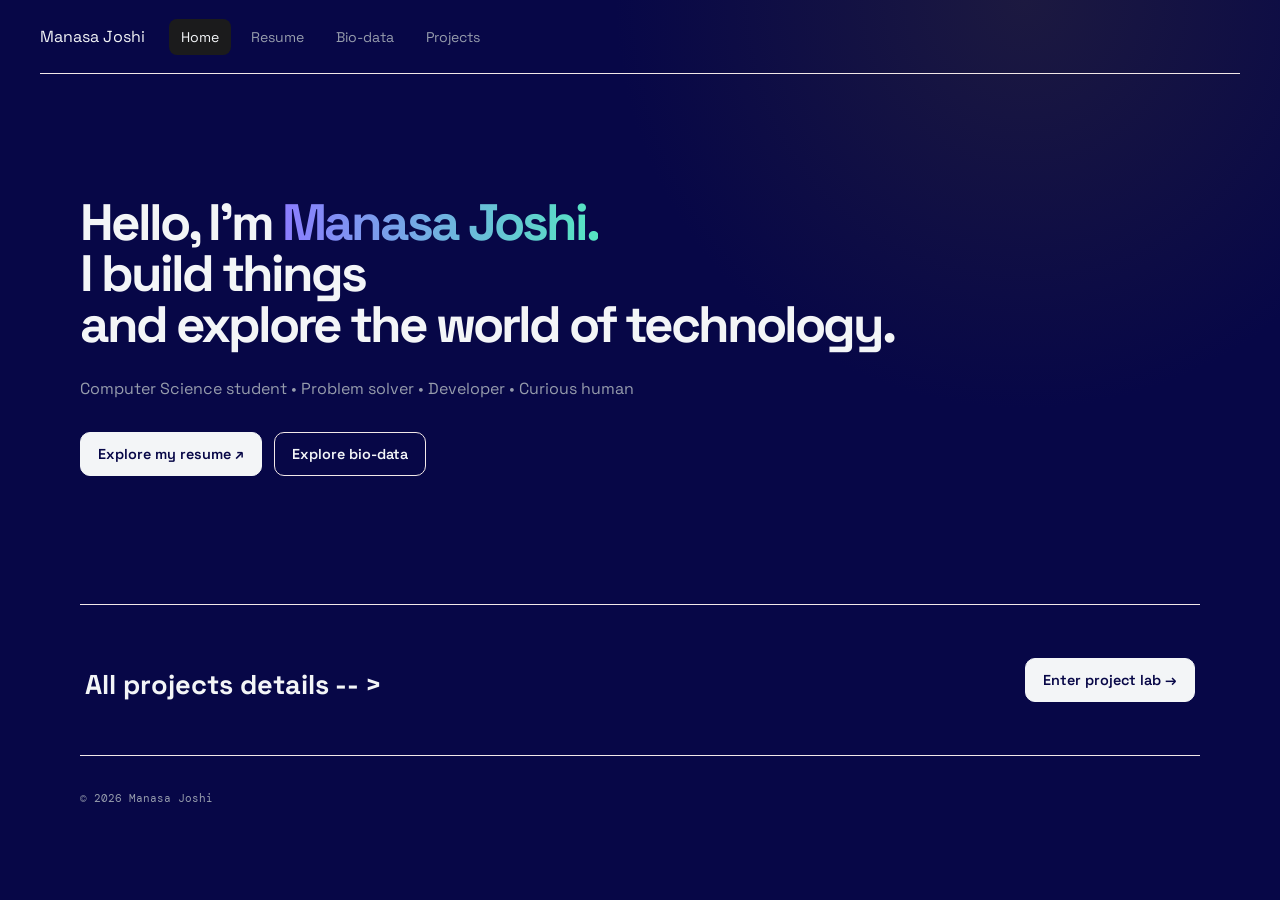
<file: index.html>
<!DOCTYPE html>
<html lang="en">

<head>
    <meta charset="UTF-8">
    <meta name="viewport" content="width=device-width, initial-scale=1.0">

    <title> Manasa Joshi</title>

    <link rel="stylesheet" href="css/style.css">

    <!-- jQuery -->
    <script src="https://code.jquery.com/jquery-3.7.1.min.js"></script>
</head>

<body>

    <!-- Navigation Bar -->
    <header class="nav">

        <a class="logo" href="index.html">
            <span></span> Manasa Joshi
        </a>

        <nav>
            <a class="active" href="index.html">Home</a>
            <a href="resume.html">Resume</a>
            <a href="biodata.html">Bio-data</a>
            <a href="projects.html">Projects</a>
        </nav>

    </header>


    <main>

        <!-- HERO SECTION -->
        <section class="hero container">

            <div class="hero-copy">

                <h1>
                    Hello, I'm
                    <span class="gradient-text">Manasa Joshi.</span>
                    <br>
                    I build things
                    <br>
                    <span >
                        and explore the world of technology.
                    </span>
                </h1>

                <p class="hero-sub">
                    Computer Science student • Problem solver • Developer • Curious human
                </p>

                <div class="hero-actions">

                    <a class="btn primary" href="resume.html">
                        Explore my resume ↗
                    </a>

                    <a class="btn ghost" href="biodata.html">
                        Explore bio-data
                    </a>

                </div>

            </div>

        </section>
        </section>


        <!-- DIVIDER -->
        <div class="section-divider container"></div>


        <!-- PROJECT CTA -->
        <section class="cta container">

            <div>

                <h2>
                    All projects details -- >
                </h2>

            </div>

            <a class="btn primary" href="projects.html">
                Enter project lab →
            </a>

        </section>
        <div class="section-divider container"></div>
    </main>

    <!-- FOOTER -->
    <footer>
        <span>© 2026 Manasa Joshi</span>
    </footer>
    <script src="js/script.js"></script>

</body>

</html>
</file>
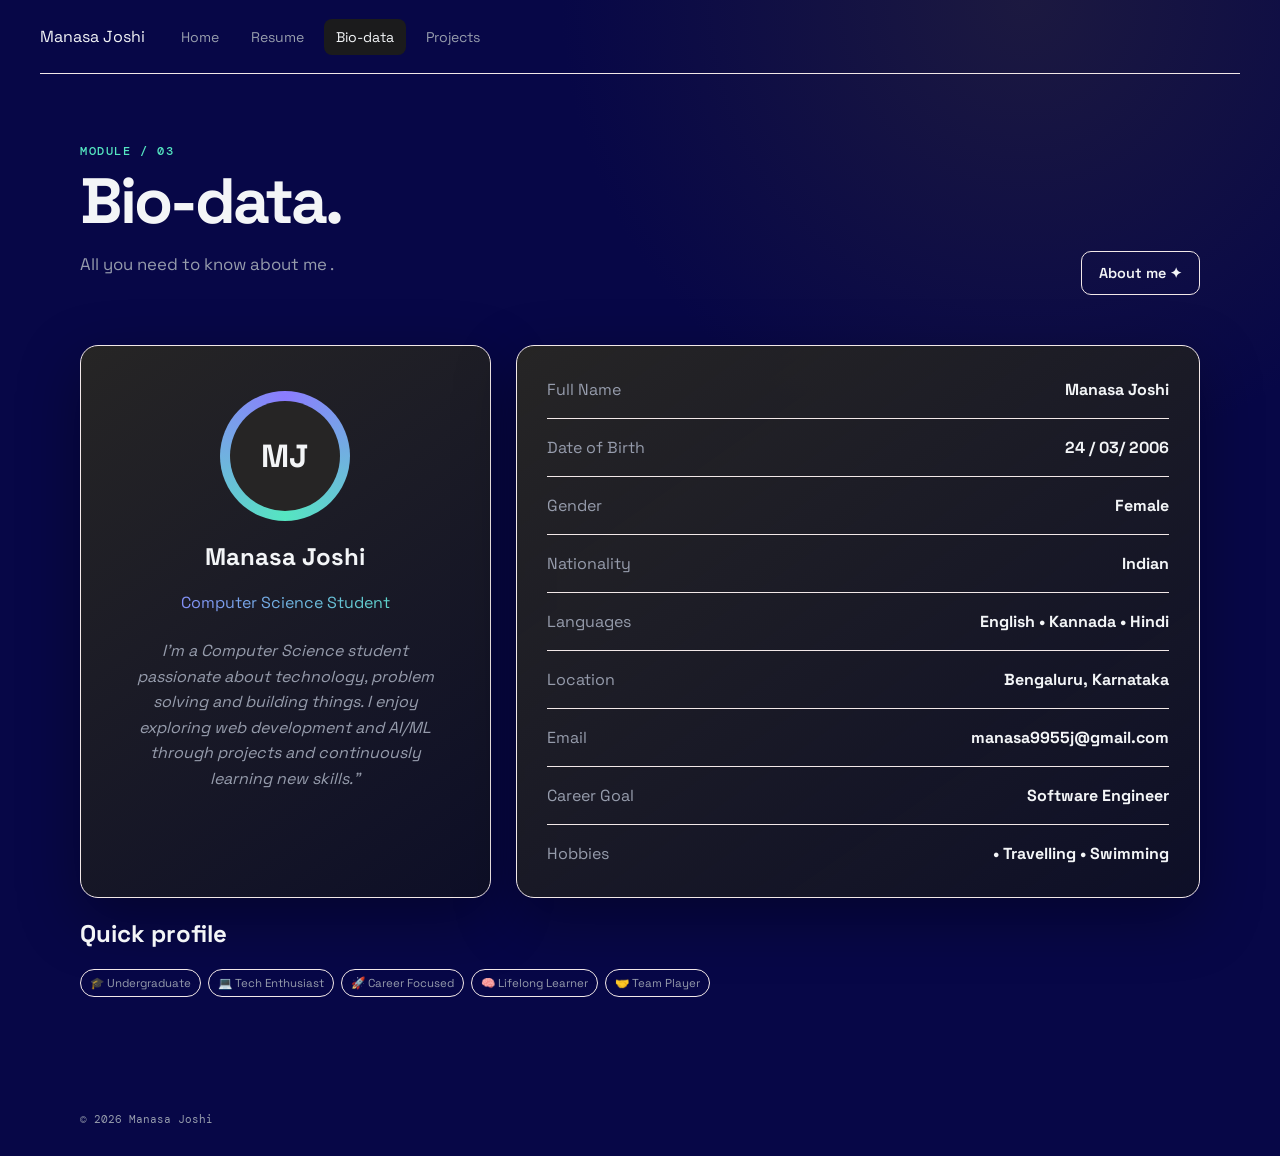
<file: biodata.html>
<!DOCTYPE html>
<html lang="en">

<head>
    <meta charset="UTF-8">
    <meta name="viewport" content="width=device-width, initial-scale=1.0">
    <title>Manasa Joshi | Bio-data</title>
    <link rel="stylesheet" href="css/style.css">
    <script src="https://code.jquery.com/jquery-3.7.1.min.js"></script>
</head>

<body>
    <header class="nav">
        <a class="logo" href="index.html">Manasa Joshi</a>
        
        <nav>
            <a href="index.html">Home</a><a href="resume.html">Resume</a><a class="active"
                href="biodata.html">Bio-data</a><a href="projects.html">Projects</a>
        </nav>
    </header>

    <main class="container page">
        <div class="page-head">
            <div>
                <div class="eyebrow">MODULE / 03</div>
                <h1>Bio-data<span class="dot">.</span></h1>
                <p>All you need to know about me .</p>
            </div>
            <button id="revealBtn" class="btn ghost">About me  ✦</button>
        </div>

        <div class="bio-grid">
            <section class="identity-card">
                <div class="profile-ring">
                    <div class="avatar large">MJ</div>
                </div>
                <h2>Manasa Joshi</h2>
                <p class="gradient-text">Computer Science Student</p>
                <div class="quote" id="quote">I’m a Computer Science student passionate about technology, problem solving and building things. I enjoy exploring web development and AI/ML through projects and continuously learning new skills.”</div>
               
            </section>

            <section class="data-card">
                <div class="data-row"><span>Full Name</span><b>Manasa Joshi</b></div>
                <div class="data-row"><span>Date of Birth</span><b>24 / 03/ 2006</b></div>
                <div class="data-row"><span>Gender</span><b>Female</b></div>
                <div class="data-row"><span>Nationality</span><b>Indian</b></div>
                <div class="data-row"><span>Languages</span><b>English • Kannada • Hindi</b></div>
                <div class="data-row"><span>Location</span><b>Bengaluru, Karnataka</b></div>
                <div class="data-row"><span>Email</span><b>manasa9955j@gmail.com</b></div>
                <div class="data-row"><span>Career Goal</span><b>Software Engineer</b></div>
                <div class="data-row"><span>Hobbies</span><b>• Travelling • Swimming</b></div>
            </section>
        </div>

        <section id="personality" class="personality hidden">
            <h2>Human side unlocked ✨</h2>
            <div class="feature-grid">
                <div class="feature">
                    <h3>Curious</h3>
                    <p>Love Learning new things and exploring possibilities.</p>
                </div>
                <div class="feature">
                    <h3>Developer</h3>
                    <p>Learning through building new projects is my forte.</p>
                </div>
                <div class="feature">
                    <h3>Team player</h3>
                    <p>Easily mingle with others and collaborate effectively.</p>
                </div>
            </div>
        </section>

        <section class="section">
            <div class="section-title">
                <h2>Quick profile</h2>
            </div>
            <div class="chips"><span>🎓 Undergraduate</span><span>💻 Tech Enthusiast</span><span>🚀 Career
                    Focused</span><span>🧠 Lifelong Learner</span><span>🤝 Team Player</span></div>
        </section>
    </main>
    <footer><span>© 2026 Manasa Joshi</span></footer>
    <script src="js/script.js"></script>
   
</body>

</html>
</file>
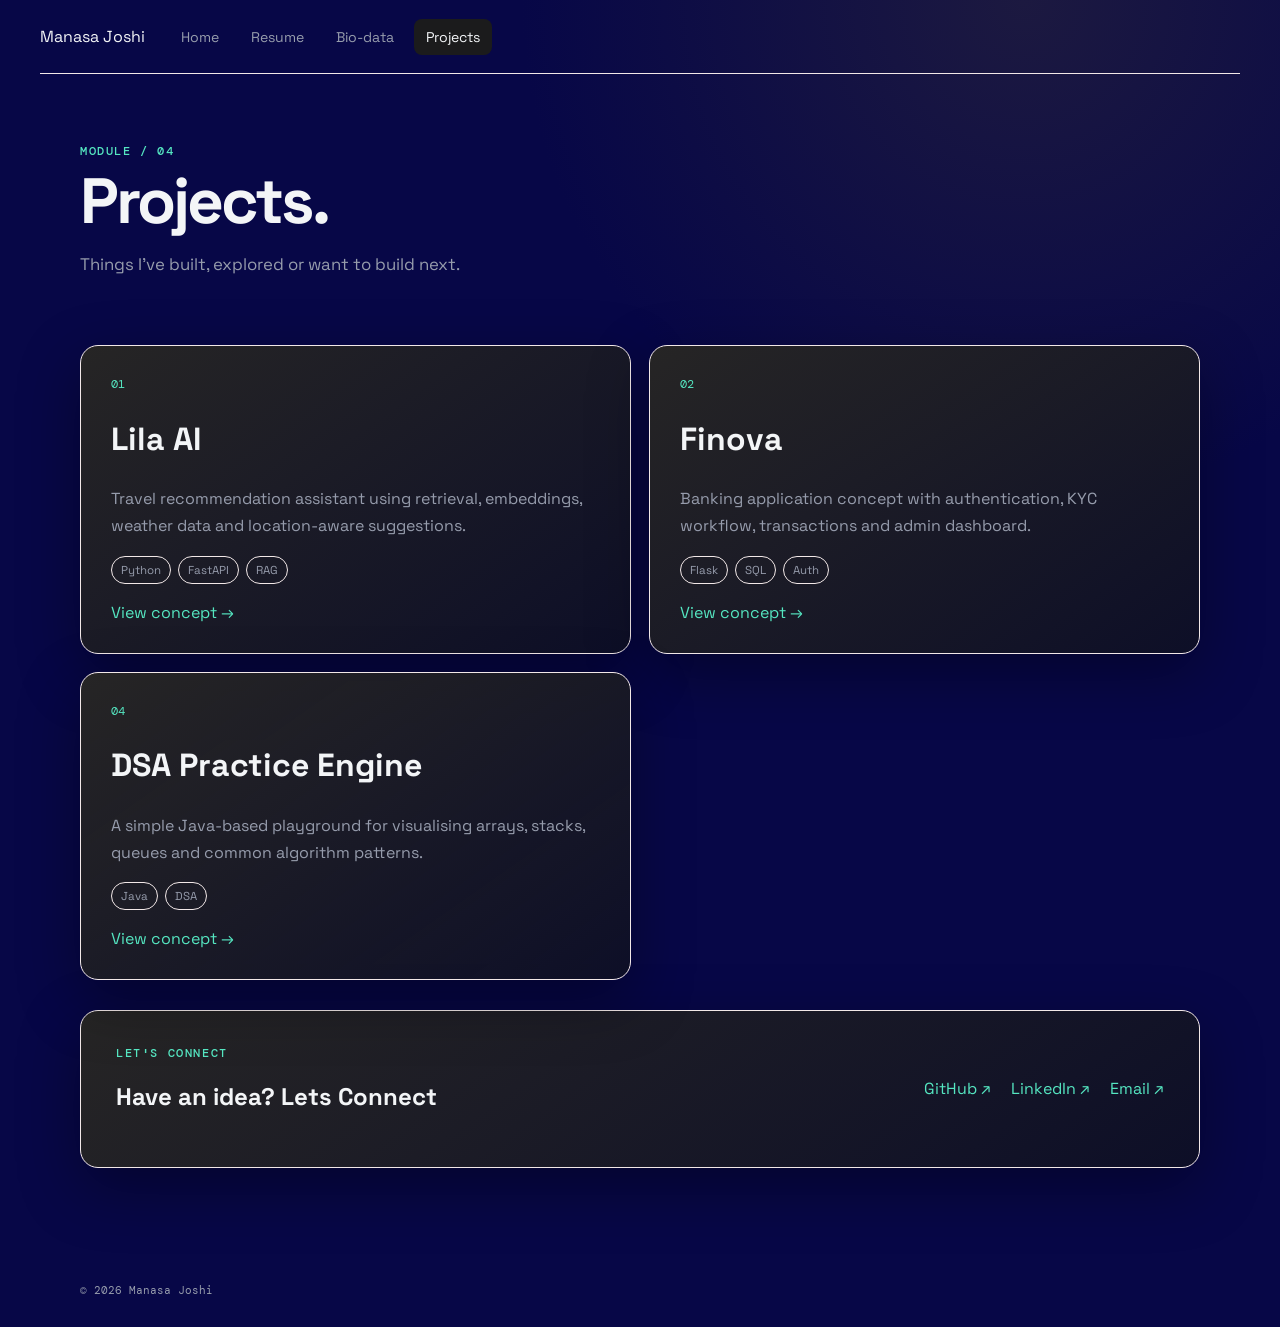
<file: projects.html>
<!DOCTYPE html>
<html lang="en">

<head>
  <meta charset="UTF-8">
  <meta name="viewport" content="width=device-width, initial-scale=1.0">
  <title>Manasa Joshi | Project</title>
  <link rel="stylesheet" href="css/style.css">
  <script src="https://code.jquery.com/jquery-3.7.1.min.js"></script>
</head>

<body>
  <header class="nav">
    <a class="logo" href="index.html">Manasa Joshi</a>
    
    <nav>
      <a href="index.html">Home</a><a href="resume.html">Resume</a><a href="biodata.html">Bio-data</a><a class="active"
        href="projects.html">Projects</a>
    </nav>
  </header>

  <main class="container page">
    <div class="page-head">
      <div>
        <div class="eyebrow">MODULE / 04</div>
        <h1>Projects<span class="dot">.</span></h1>
        <p>Things I've built, explored or want to build next.</p>
      </div>
    </div>
    
    <div class="project-grid">
      <article class="project-card" data-category="ai">
        <div class="project-number">01</div>
        <h2>Lila AI</h2>
        <p>Travel recommendation assistant using retrieval, embeddings, weather data and location-aware suggestions.</p>
        <div class="chips"><span>Python</span><span>FastAPI</span><span>RAG</span></div><a href="#"
          class="project-link">View concept →</a>
      </article>
      <article class="project-card" data-category="web">
        <div class="project-number">02</div>
        <h2>Finova</h2>
        <p>Banking application concept with authentication, KYC workflow, transactions and admin dashboard.</p>
        <div class="chips"><span>Flask</span><span>SQL</span><span>Auth</span></div><a href="#"
          class="project-link">View concept →</a>
      </article>
      
      <article class="project-card" data-category="java">
        <div class="project-number">04</div>
        <h2>DSA Practice Engine</h2>
        <p>A simple Java-based playground for visualising arrays, stacks, queues and common algorithm patterns.</p>
        <div class="chips"><span>Java</span><span>DSA</span></div><a href="#" class="project-link">View concept →</a>
      </article>
    </div>

    <section class="contact-panel">
      <div>
        <div class="eyebrow">LET'S CONNECT</div>
        <h2>Have an idea?  Lets Connect</h2>
        
      </div>
      <div class="socials"><a href="#">GitHub ↗</a><a href="#">LinkedIn ↗</a><a href="mailto:yourmail@example.com">Email
          ↗</a></div>
    </section>
  </main>
  <footer><span>© 2026 Manasa Joshi</span></footer>
  <script src="js/script.js"></script>
  <script>
    $(".filter").on("click", function () {
      $(".filter").removeClass("active"); $(this).addClass("active");
      const f = $(this).data("filter");
      $(".project-card").each(function () { const show = f === "all" || $(this).data("category") === f; $(this).stop(true, true)[show ? "fadeIn" : "fadeOut"](220); });
    });
  </script>
</body>

</html>
</file>
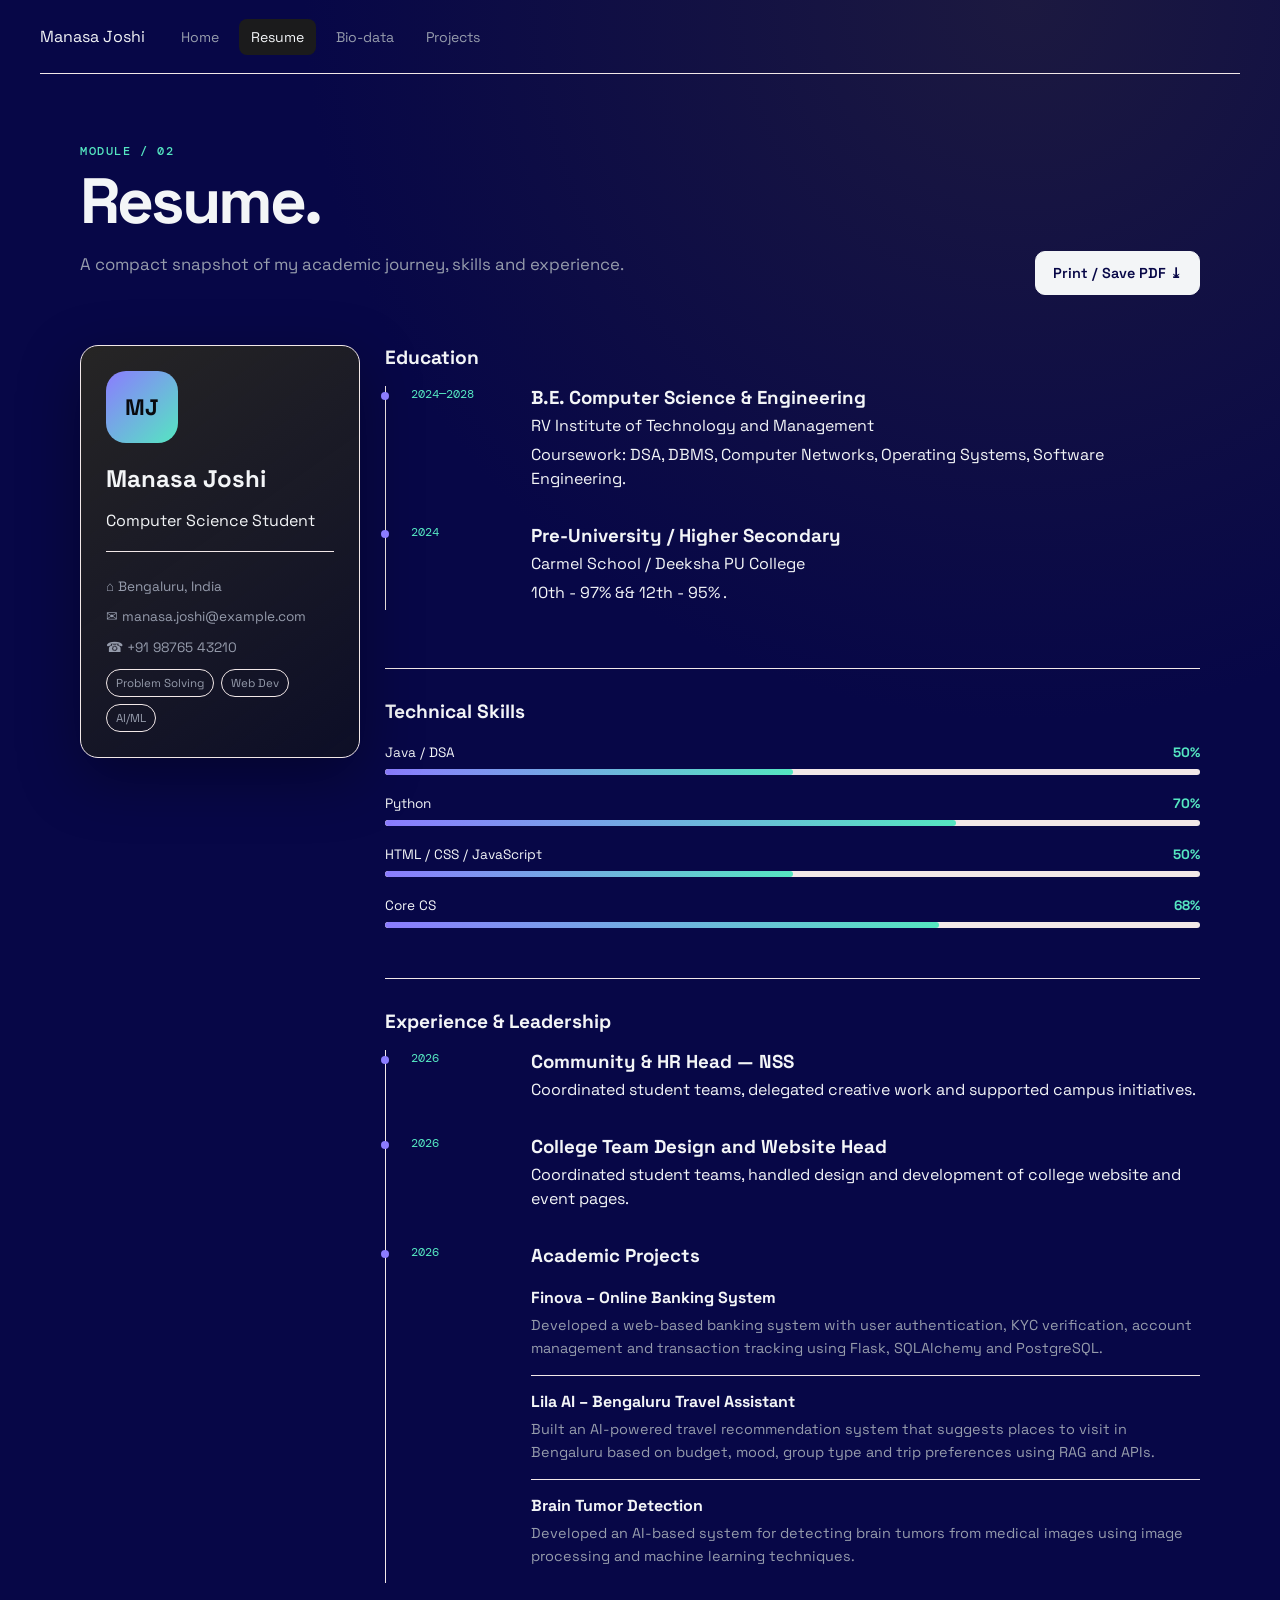
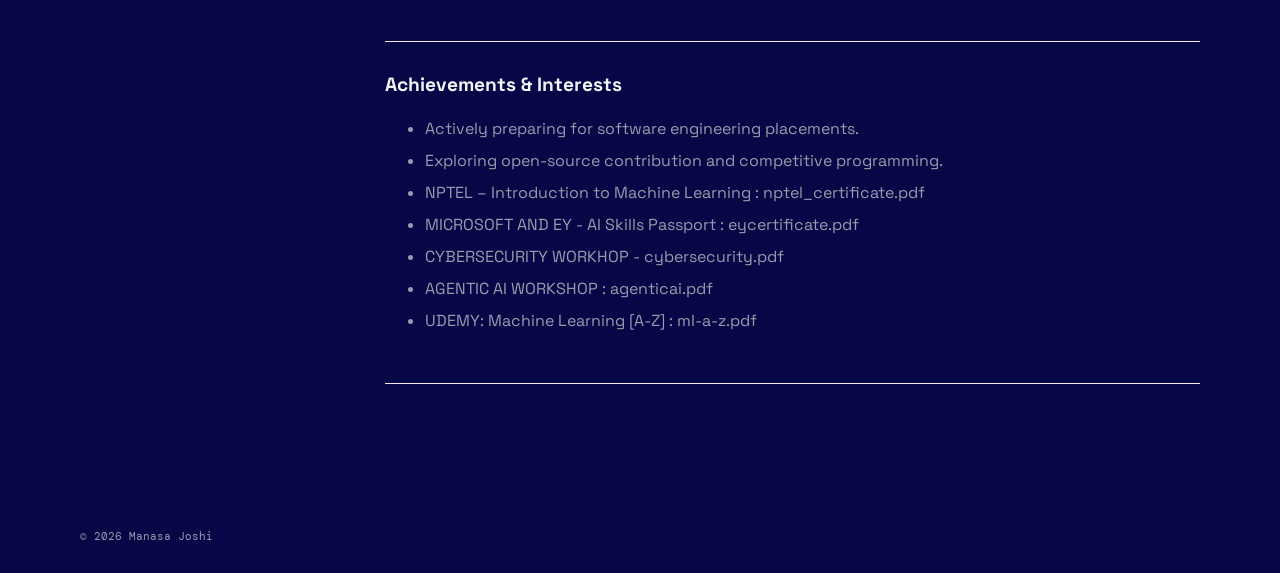
<file: resume.html>
<!DOCTYPE html>
<html lang="en">

<head>
    <meta charset="UTF-8">
    <meta name="viewport" content="width=device-width, initial-scale=1.0">
    <title>Manasa Joshi | Resume</title>
    <link rel="stylesheet" href="css/style.css">
    <script src="https://code.jquery.com/jquery-3.7.1.min.js"></script>
</head>

<body>
    <header class="nav">
        <a class="logo" href="index.html"> Manasa Joshi</a>
        
        <nav>
            <a href="index.html">Home</a><a class="active" href="resume.html">Resume</a><a
                href="biodata.html">Bio-data</a><a href="projects.html">Projects</a>
        </nav>
    </header>

    <main class="container page">
        <div class="page-head">
            <div>
                <div class="eyebrow">MODULE / 02</div>
                <h1>Resume<span class="dot">.</span></h1>
                <p>A compact snapshot of my academic journey, skills and experience.</p>
            </div><button id="printResume" class="btn primary">Print / Save PDF ⤓</button>
        </div>

        <div class="resume-layout">
            <aside class="side-card">
                <div class="avatar">MJ</div>
                <h2>Manasa Joshi</h2>
                <p class="muted">Computer Science Student</p>
                <div class="mini-contact">
                    <p>⌂ Bengaluru, India</p>
                    <p>✉ manasa.joshi@example.com</p>
                    <p>☎ +91 98765 43210</p>
                </div>
                <div class="tag-row"><span>Problem Solving</span><span>Web Dev</span><span>AI/ML</span></div>
            </aside>

            <section class="resume-main">
                <div class="resume-block">
                    <h2>Education</h2>
                    <div class="timeline">
                        <div class="timeline-item"><span class="year">2024—2028</span>
                            <div>
                                <h3>B.E. Computer Science & Engineering</h3>
                                <p>RV Institute of Technology and Management</p>
                                <p class="muted">Coursework: DSA, DBMS, Computer Networks, Operating Systems, Software
                                    Engineering.</p>
                            </div>
                        </div>
                        <div class="timeline-item"><span class="year">2024</span>
                            <div>
                                <h3>Pre-University / Higher Secondary</h3>
                                <p>Carmel School / Deeksha PU College</p>
                                <p class="muted">10th - 97% && 12th - 95% .</p>
                            </div>
                        </div>
                    </div>
                </div>

                <div class="resume-block">
                    <h2>Technical Skills</h2>
                    <div class="skill">
                        <div><span>Java / DSA</span><b>50%</b></div>
                        <div class="bar"><i style="width:50%"></i></div>
                    </div>
                    <div class="skill">
                        <div><span>Python</span><b>70%</b></div>
                        <div class="bar"><i style="width:70%"></i></div>
                    </div>
                    <div class="skill">
                        <div><span>HTML / CSS / JavaScript</span><b>50%</b></div>
                        <div class="bar"><i style="width:50%"></i></div>
                    </div>
                    <div class="skill">
                        <div><span>Core CS </span><b>68%</b></div>
                        <div class="bar"><i style="width:68%"></i></div>
                    </div>
                </div>

                <div class="resume-block">
                    <h2>Experience & Leadership</h2>
                    <div class="timeline">
                        <div class="timeline-item"><span class="year">2026</span>
                            <div>
                                <h3>Community & HR Head — NSS</h3>
                                <p>Coordinated student teams, delegated creative work and supported campus initiatives.
                                </p>
                            </div>
                        </div>
                        <div class="timeline-item"><span class="year">2026</span>
                            <div>
                                <h3>College Team Design and Website Head</h3>
                                <p>Coordinated student teams, handled design and development of college website and
                                    event pages.</p>
                                </p>
                            </div>
                        </div>
                        <div class="timeline-item"><span class="year">2026</span>
                            <div>
                                <h3>Academic Projects</h3>

                                <div class="project-item">
                                    <h4>Finova – Online Banking System</h4>
                                    <p>
                                        Developed a web-based banking system with user authentication,
                                        KYC verification, account management and transaction tracking
                                        using Flask, SQLAlchemy and PostgreSQL.
                                    </p>
                                </div>

                                <div class="project-item">
                                    <h4>Lila AI – Bengaluru Travel Assistant</h4>
                                    <p>
                                        Built an AI-powered travel recommendation system that suggests
                                        places to visit in Bengaluru based on budget, mood, group type
                                        and trip preferences using RAG and APIs.
                                    </p>
                                </div>

                                <div class="project-item">
                                    <h4>Brain Tumor Detection</h4>
                                    <p>
                                        Developed an AI-based system for detecting brain tumors from
                                        medical images using image processing and machine learning
                                        techniques.
                                    </p>
                                </div>

                            </div>
                        </div>
                    </div>
                </div>

                <div class="resume-block">
                    <h2>Achievements & Interests</h2>
                    <ul class="clean-list">
                        <li>Actively preparing for software engineering placements.</li>
                        <li>Exploring open-source contribution and competitive programming.</li>
                        <li>NPTEL – Introduction to Machine Learning : nptel_certificate.pdf</li>
                        <li>MICROSOFT AND EY - AI Skills Passport : eycertificate.pdf</li>
                        <li>CYBERSECURITY WORKHOP - cybersecurity.pdf</li>
                        <li>AGENTIC AI WORKSHOP : agenticai.pdf</li>
                        <li>UDEMY: Machine Learning [A-Z] : ml-a-z.pdf</li>
                    </ul>
                </div>
            </section>
        </div>
    </main>
    <footer><span>© 2026 Manasa Joshi</span></footer>
    <script src="js/script.js"></script>
    <script>$("#printResume").on("click", function () { window.print(); });</script>
</body>

</html>
</file>
<file: css/style.css>
@import url('https://fonts.googleapis.com/css2?family=DM+Mono:wght@400;500&family=Space+Grotesk:wght@400;500;600;700&display=swap');



:root {
    --bg: #070747;
    --panel: #262525;
    --panel2: #1b1b1c;

    --text: #f3f5f7;
    --muted: #969cac;

    --line: #f2e8e8;

    --accent: #8b7cff;
    --accent2: #55e6c1;

    --shadow: 0 20px 60px rgba(0, 0, 0, 0.35);
}


* {
    box-sizing: border-box;
}


html {
    scroll-behavior: smooth;
}


body {
    margin: 0;

    min-height: 100vh;

    background:
        radial-gradient(
            circle at 80% 0%,
            #1c1940 0,
            transparent 30%
        ),
        var(--bg);

    color: var(--text);

    font-family: "Space Grotesk", sans-serif;
}





a {
    color: inherit;
    text-decoration: none;
}


button {
    font-family: inherit;
}


.container {
    width: min(1120px, 92%);
    margin: auto;
}

.nav {
    height: 74px;

    display: flex;
    align-items: center;

    gap: 24px;

    width: min(1200px, 94%);

    margin: auto;

    border-bottom: 1px solid var(--line);
}




nav {
    display: flex;
    gap: 8px;
}


nav a {
    padding: 9px 12px;

    color: var(--muted);

    font-size: 0.88rem;

    border-radius: 8px;

    transition: 0.2s;
}


nav a:hover,
nav a.active {
    color: var(--text);

    background: var(--panel2);
}


.hero {
    min-height: 520px;

    display: flex;

    align-items: center;

    justify-content: center;

    padding: 70px 0 65px;
}


.hero-copy {
    width: 100%;
}


h1 {
    font-size: clamp(2rem, 4.0vw, 5.2rem);

    line-height: 1;

    letter-spacing: -3px;

    margin: 0 0 25px;

    max-width: 850px;
}


/* Gradient name */

.gradient-text {
    background:
        linear-gradient(
            90deg,
            var(--accent),
            var(--accent2)
        );

    -webkit-background-clip: text;
    background-clip: text;

    color: transparent;
}


/* Outlined text */

.outline-text {
    -webkit-text-stroke: 1.2px #8d91a0;

    color: transparent;
}


/* Description */

.hero-sub {
    font-size: 1rem;

    color: var(--muted);

    max-width: 650px;

    line-height: 1.7;

    margin: 0;
}


/* Buttons */

.hero-actions {
    display: flex;

    gap: 12px;

    margin-top: 30px;
}


.btn {
    display: inline-flex;

    align-items: center;

    justify-content: center;

    padding: 12px 17px;

    border-radius: 10px;

    border: 1px solid var(--line);

    cursor: pointer;

    font: 600 0.9rem "Space Grotesk";

    background: var(--panel);

    color: var(--text);

    transition: 0.2s;
}


.btn:hover {
    transform: translateY(-2px);
}


.btn.primary {
    background: var(--text);

    color: var(--bg);

    border-color: var(--text);
}


.btn.ghost {
    background: transparent;
}


/* =========================
   SMALL LABEL
========================= */

.eyebrow {
    font: 500 0.72rem "DM Mono", monospace;

    letter-spacing: 1.6px;

    color: var(--accent2);
}


/* =========================
   HORIZONTAL DIVIDERS
========================= */

.section-divider {
    height: 1px;

    background: var(--line);

    margin-top: 10px;

    margin-bottom: 10px;
}




.cta {
    padding: 38px 5px;

    display: flex;

    justify-content: space-between;

    align-items: center;

    margin: 15px auto;

    background: transparent;
}


.cta h2 {
    margin: 8px 0 0;

    font-size: 1.7rem;
}




footer {
    width: min(1120px, 92%);

    margin: auto;

    padding: 25px 0 30px;

    display: flex;

    justify-content: space-between;

    color: var(--muted);

    font: 11px "DM Mono", monospace;
}


/* =========================
   OTHER PAGE SUPPORT
   Resume / Bio-data / Projects
========================= */

.page {
    padding: 70px 0 90px;
}


.page-head {
    display: flex;

    justify-content: space-between;

    gap: 30px;

    align-items: end;

    margin-bottom: 50px;
}


.page-head h1 {
    font-size: 4rem;

    margin: 10px 0;
}


.page-head p {
    font-size: 1.05rem;

    color: var(--muted);

    max-width: 650px;

    line-height: 1.7;
}


/* Cards */

.side-card,
.data-card,
.identity-card,
.project-card,
.contact-panel {
    background:
        linear-gradient(
            145deg,
            var(--panel),
            rgba(16, 18, 26, 0.7)
        );

    border: 1px solid var(--line);

    box-shadow: var(--shadow);

    border-radius: 18px;
}


/* Resume */

.resume-layout {
    display: grid;

    grid-template-columns: 280px 1fr;

    gap: 25px;
}


.side-card {
    padding: 25px;

    height: max-content;

    position: sticky;

    top: 20px;
}


.avatar {
    width: 72px;

    height: 72px;

    border-radius: 20px;

    display: grid;

    place-items: center;

    background:
        linear-gradient(
            135deg,
            var(--accent),
            var(--accent2)
        );

    color: #090a0e;

    font-weight: 800;

    font-size: 1.4rem;
}


.avatar.large {
    width: 110px;

    height: 110px;

    font-size: 2rem;

    border-radius: 50%;
}


.side-card h2 {
    margin-bottom: 4px;
}


.mini-contact {
    border-top: 1px solid var(--line);

    margin-top: 20px;

    padding-top: 12px;

    color: var(--muted);

    font-size: 0.85rem;
}


/* Tags */

.tag-row,
.chips {
    display: flex;

    gap: 7px;

    flex-wrap: wrap;
}


.tag-row span,
.chips span {
    padding: 6px 9px;

    border: 1px solid var(--line);

    border-radius: 20px;

    font-size: 0.72rem;

    color: var(--muted);
}


/* Resume blocks */

.resume-block {
    padding: 0 0 30px;

    margin-bottom: 30px;

    border-bottom: 1px solid var(--line);
}


.resume-block h2 {
    font-size: 1.2rem;

    margin-top: 0;
}


.timeline {
    border-left: 1px solid var(--line);

    padding-left: 25px;
}


.timeline-item {
    position: relative;

    display: grid;

    grid-template-columns: 100px 1fr;

    gap: 20px;

    margin: 0 0 28px;
}


.timeline-item:before {
    content: "";

    position: absolute;

    left: -30px;

    top: 6px;

    width: 8px;

    height: 8px;

    border-radius: 50%;

    background: var(--accent);
}


.year {
    font: 12px "DM Mono", monospace;

    color: var(--accent2);
}


.timeline-item h3 {
    margin: 0 0 5px;
}


.timeline-item p {
    margin: 5px 0;

    line-height: 1.5;
}
.project-item {
    padding: 15px 0;
    border-bottom: 1px solid var(--line);
}

.project-item:last-child {
    border-bottom: none;
}

.project-item h4 {
    margin: 0 0 6px;
    color: var(--text);
    font-size: 1rem;
}

.project-item p {
    margin: 0;
    color: var(--muted);
    line-height: 1.6;
    font-size: 0.9rem;
}

/* Skills */

.skill {
    margin: 20px 0;
}


.skill > div:first-child {
    display: flex;

    justify-content: space-between;

    font-size: 0.85rem;
}


.skill b {
    color: var(--accent2);
}


.bar {
    height: 6px;

    background: var(--line);

    border-radius: 10px;

    margin-top: 8px;

    overflow: hidden;
}


.bar i {
    display: block;

    height: 100%;

    background:
        linear-gradient(
            90deg,
            var(--accent),
            var(--accent2)
        );

    border-radius: 10px;
}


.clean-list {
    line-height: 2;

    color: var(--muted);
}


/* =========================
   BIO-DATA
========================= */

.bio-grid {
    display: grid;

    grid-template-columns: 0.75fr 1.25fr;

    gap: 25px;
}


.identity-card {
    padding: 45px;

    text-align: center;
}


.profile-ring {
    display: grid;

    place-items: center;

    margin: auto;

    width: 130px;

    height: 130px;

    border-radius: 50%;

    background:
        conic-gradient(
            var(--accent),
            var(--accent2),
            var(--accent)
        );

    padding: 5px;
}


.profile-ring .avatar {
    background: var(--panel);
    color: var(--text);
}


.quote {
    font-style: italic;

    color: var(--muted);

    line-height: 1.6;

    margin: 25px 0;
}


.data-card {
    padding: 15px 30px;
}


.data-row {
    display: flex;

    justify-content: space-between;

    gap: 20px;

    padding: 18px 0;

    border-bottom: 1px solid var(--line);
}


.data-row:last-child {
    border: 0;
}


.data-row span {
    color: var(--muted);
}


.data-row b {
    text-align: right;
}


.personality {
    margin-top: 30px;
}


.hidden {
    display: none;
}


/* =========================
   PROJECTS
========================= */

.filters {
    display: flex;

    gap: 8px;

    margin-bottom: 25px;
}


.filter {
    padding: 9px 14px;

    background: transparent;

    color: var(--muted);

    border: 1px solid var(--line);

    border-radius: 20px;

    cursor: pointer;
}


.filter.active {
    background: var(--text);

    color: var(--bg);
}


.project-grid {
    display: grid;

    grid-template-columns: repeat(2, 1fr);

    gap: 18px;
}


.project-card {
    padding: 30px;

    min-height: 260px;

    transition: 0.25s;
}


.project-card:hover {
    transform: translateY(-6px);

    border-color: #484e63;
}


.project-number {
    font: 12px "DM Mono", monospace;

    color: var(--accent2);
}


.project-card h2 {
    font-size: 2rem;
}


.project-card p {
    color: var(--muted);

    line-height: 1.7;
}


.project-link {
    display: inline-block;

    margin-top: 18px;

    color: var(--accent2);
}


/* Contact */

.contact-panel {
    margin-top: 30px;

    padding: 35px;

    display: flex;

    justify-content: space-between;

    align-items: center;
}


.socials {
    display: flex;

    gap: 20px;
}


.socials a {
    color: var(--accent2);
}


/* =========================
   MOBILE
========================= */

@media (max-width: 800px) {

    .nav {
        height: 68px;
    }


    nav {
        display: none;
    }


    .menu-btn {
        display: block;
    }


    nav.open {
        display: flex;

        position: absolute;

        top: 68px;

        left: 3%;

        right: 3%;

        padding: 12px;

        background: var(--panel);

        border: 1px solid var(--line);

        border-radius: 12px;

        flex-direction: column;

        z-index: 10;
    }


    /* Hero */

    .hero {
        min-height: 480px;

        padding: 60px 0;
    }


    h1 {
        font-size: clamp(2.8rem, 12vw, 4rem);

        letter-spacing: -2px;
    }


    .hero-sub {
        font-size: 0.95rem;
    }


    .hero-actions {
        flex-wrap: wrap;
    }


    /* Stats */

    .stats {
        grid-template-columns: repeat(2, 1fr);
    }


    .stat {
        border-bottom: 1px solid var(--line);
    }


    .stat:nth-child(2) {
        border-right: none;
    }


    .stat:nth-child(3) {
        border-right: 1px solid var(--line);
    }


    .stat:nth-child(4) {
        border-right: none;
    }


    /* CTA */

    .cta {
        align-items: flex-start;

        flex-direction: column;

        gap: 20px;
    }


    /* Footer */

    footer {
        flex-direction: column;

        gap: 10px;
    }


    /* Other pages */

    .resume-layout,
    .bio-grid {
        grid-template-columns: 1fr;
    }


    .side-card {
        position: static;
    }


    .feature-grid,
    .project-grid {
        grid-template-columns: 1fr;
    }


    .page-head {
        align-items: flex-start;

        flex-direction: column;
    }


    .page-head h1 {
        font-size: 3.2rem;
    }


    .timeline-item {
        grid-template-columns: 1fr;
    }


    .year {
        margin-bottom: -15px;
    }


    .data-row {
        flex-direction: column;
    }


    .data-row b {
        text-align: left;
    }


    .contact-panel {
        align-items: flex-start;

        flex-direction: column;

        gap: 20px;
    }


    .socials {
        flex-wrap: wrap;
    }
}


/* =========================
   PRINT
========================= */

@media print {

    .nav,
    footer,
    .btn,
    .side-card {
        display: none !important;
    }


    .page {
        padding: 0;
    }


    .resume-layout {
        display: block;
    }


    .resume-block {
        break-inside: avoid;
    }


    body {
        background: white;

        color: black;
    }
}
</file>
